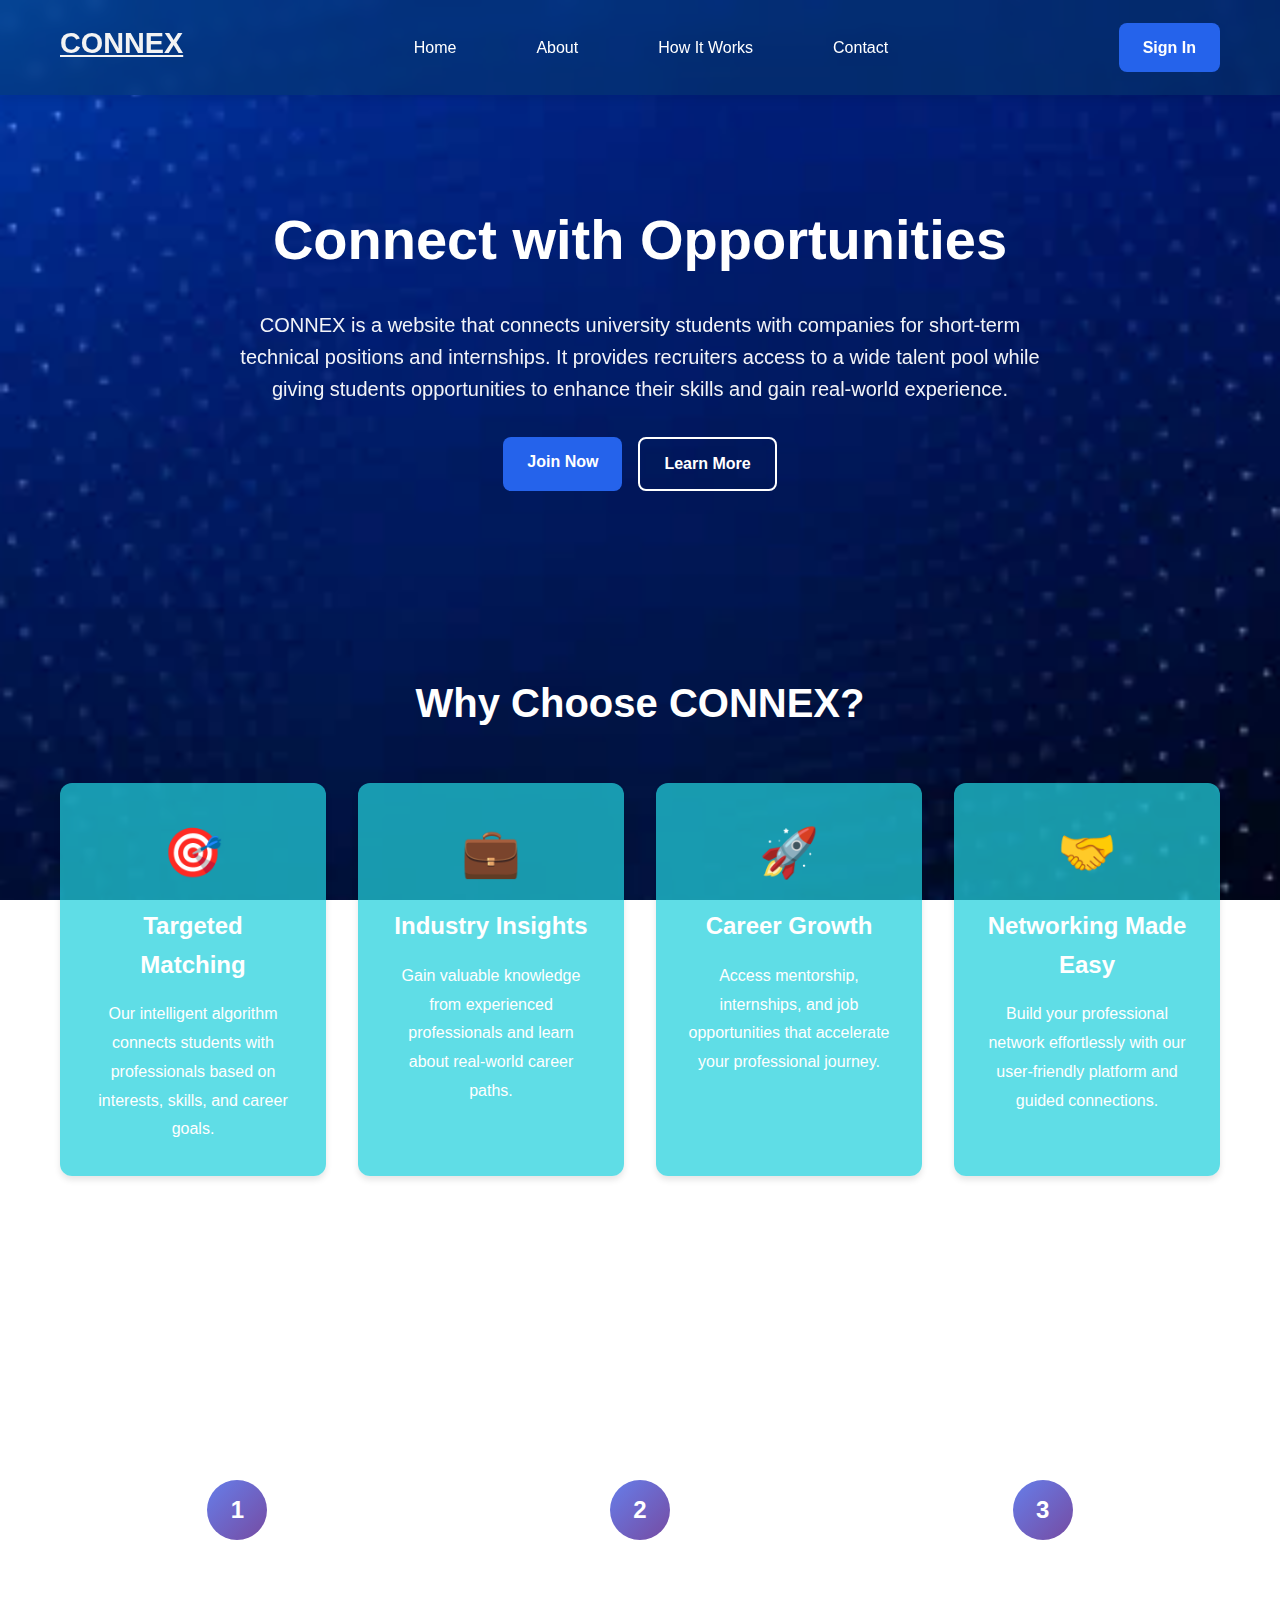
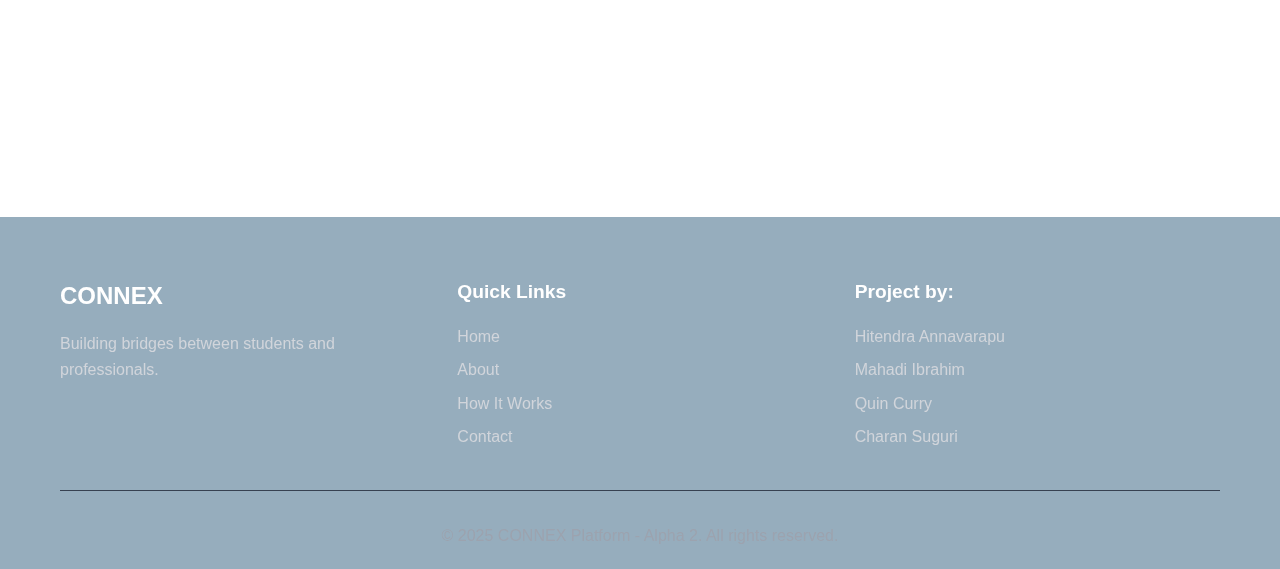
<file: Index.html>
<!DOCTYPE html>
<html lang="en">
<head>
    <meta charset="UTF-8">
    <meta name="viewport" content="width=device-width, initial-scale=1.0">
    <title>Connect Platform - Alpha 2</title>
    <link rel="stylesheet" href="Style1.css">
</head>
<body>
    <!-- Navigation Bar -->
    <nav class="navbar">
        <div class="container">
            <div class="logo">
                <h1><a href="Index.html" class="logo">CONNEX</a></h1>

            </div>
            <ul class="nav-links">
              <li><a href="Index.html" class="btnk-primary">Home</a></li>
              <li><a href="#about" class="btnk-primary">About</a></li>
              <li><a href="#how-it-works" class="btnk-primary">How It Works</a></li>
              <li><a href="#contact" class="btnk-primary">Contact</a></li>
            </ul>
            <div class="cta-button">
                <a href="sign-in.html" class="btn-primary">Sign In</a>
            </div>
        </div>
    </nav>
    

    <!-- Hero Section -->
    <section id="home" class="hero">
        <div class="container">
          <div class="hero-content"> 
                <h1 class="hero-title">Connect with Opportunities</h1>
                <p class="hero-subtitle">CONNEX is a website that connects university students with companies for short-term technical positions and internships. It provides recruiters access to a wide talent pool while giving students opportunities to enhance their skills and gain real-world experience.</p>
                <div class="hero-buttons">
                    <a href="IDK.html" class="btn-primary">Join Now</a>
                    <a href="#how-it-works" class="btn-secondary">Learn More</a>
                </div>
            </div>
        </div>
    </section>

    <!-- Value Propositions Section -->
    <section id="about" class="value-props">
        <div class="container">
            <h2 class="section-title">Why Choose CONNEX?</h2>
            <div class="props-grid">
                <div class="prop-card">
                    <div class="prop-icon">🎯</div>
                    <h3>Targeted Matching</h3>
                    <p>Our intelligent algorithm connects students with professionals based on interests, skills, and career goals.</p>
                </div>
                <div class="prop-card">
                    <div class="prop-icon">💼</div>
                    <h3>Industry Insights</h3>
                    <p>Gain valuable knowledge from experienced professionals and learn about real-world career paths.</p>
                </div>
                <div class="prop-card">
                    <div class="prop-icon">🚀</div>
                    <h3>Career Growth</h3>
                    <p>Access mentorship, internships, and job opportunities that accelerate your professional journey.</p>
                </div>
                <div class="prop-card">
                    <div class="prop-icon">🤝</div>
                    <h3>Networking Made Easy</h3>
                    <p>Build your professional network effortlessly with our user-friendly platform and guided connections.</p>
                </div>
            </div>
        </div>
    </section>

    <!-- How It Works Section -->
    <section id="how-it-works" class="how-it-works">
        <div class="container">
            <h2 class="section-title">How It Works</h2>
            <div class="steps">
                <div class="step">
                    <div class="step-number">1</div>
                    <h3>Create Your Profile</h3>
                    <p>Sign up and build your profile by adding your interests, skills, and career aspirations.</p>
                </div>
                <div class="step">
                    <div class="step-number">2</div>
                    <h3>Get Matched</h3>
                    <p>Our platform analyzes your profile and suggests relevant connections with industry professionals.</p>
                </div>
                <div class="step">
                    <div class="step-number">3</div>
                    <h3>Connect & Grow</h3>
                    <p>Start conversations, schedule meetings, and build relationships that advance your career.</p>
                </div>
            </div>
        </div>
    </section>

    <!-- Footer -->
    <footer class="footer">
        <div class="container">
            <div class="footer-content">
                <div class="footer-section">
                    <h3>CONNEX</h3>
                    <p>Building bridges between students and professionals.</p>
                </div>
                <div class="footer-section">
                    <h4>Quick Links</h4>
                    <ul>
                        <li><a href="#home">Home</a></li>
                        <li><a href="#about">About</a></li>
                        <li><a href="#how-it-works">How It Works</a></li>
                        <li><a href="#contact">Contact</a></li>
                    </ul>
                </div>
                <div class="footer-section">
                    <h4>Project by:</h4>
                    <ul>
                        <li>Hitendra Annavarapu</li>
                        <li>Mahadi Ibrahim</li>
                        <li>Quin Curry</li>
                        <li>Charan Suguri</li>
                    </ul>
                </div>
            </div>
            <div class="footer-bottom">
                <p>&copy; 2025 CONNEX Platform - Alpha 2. All rights reserved.</p>
            </div>
        </div>
    </footer>
</body>
</html>
</file>
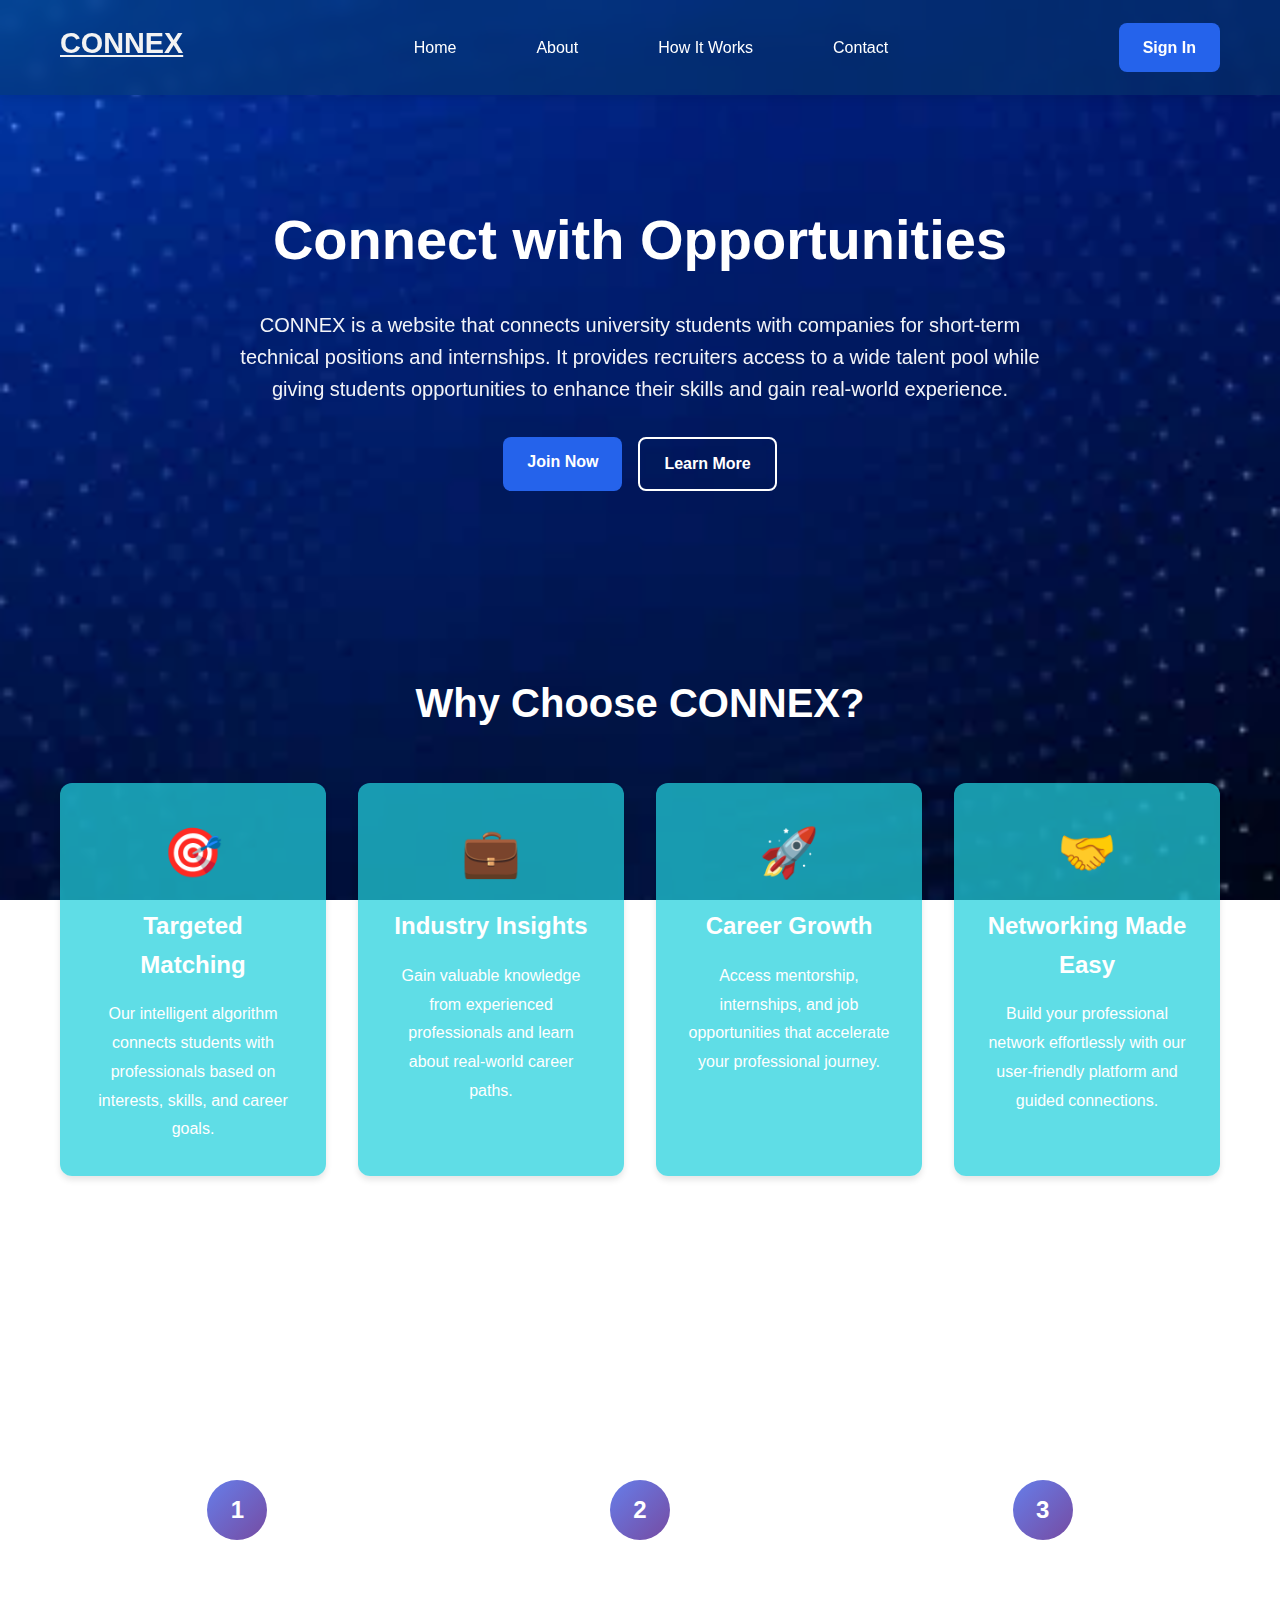
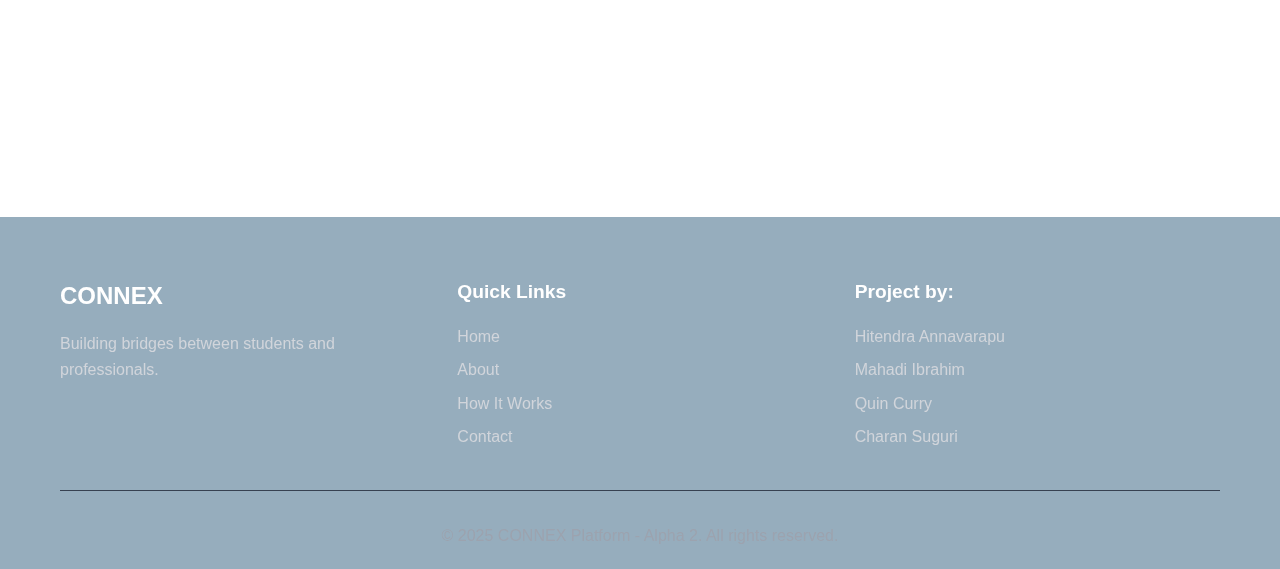
<file: index.html>
<!DOCTYPE html>
<html lang="en">
<head>
    <meta charset="UTF-8">
    <meta name="viewport" content="width=device-width, initial-scale=1.0">
    <title>Connect Platform - Alpha 2</title>
    <link rel="stylesheet" href="Style1.css">
</head>
<body>
    <!-- Navigation Bar -->
    <nav class="navbar">
        <div class="container">
            <div class="logo">
                <h1><a href="index.html" class="logo">CONNEX</a></h1>

            </div>
            <ul class="nav-links">
              <li><a href="index.html" class="btnk-primary">Home</a></li>
              <li><a href="#about" class="btnk-primary">About</a></li>
              <li><a href="#how-it-works" class="btnk-primary">How It Works</a></li>
              <li><a href="#contact" class="btnk-primary">Contact</a></li>
            </ul>
            <div class="cta-button">
                <a href="Sign-in.html" class="btn-primary">Sign In</a>
            </div>
        </div>
    </nav>
    

    <!-- Hero Section -->
    <section id="home" class="hero">
        <div class="container">
          <div class="hero-content"> 
                <h1 class="hero-title">Connect with Opportunities</h1>
                <p class="hero-subtitle">CONNEX is a website that connects university students with companies for short-term technical positions and internships. It provides recruiters access to a wide talent pool while giving students opportunities to enhance their skills and gain real-world experience.</p>
                <div class="hero-buttons">
                    <a href="IDK.html" class="btn-primary">Join Now</a>
                    <a href="#how-it-works" class="btn-secondary">Learn More</a>
                </div>
            </div>
        </div>
    </section>

    <!-- Value Propositions Section -->
    <section id="about" class="value-props">
        <div class="container">
            <h2 class="section-title">Why Choose CONNEX?</h2>
            <div class="props-grid">
                <div class="prop-card">
                    <div class="prop-icon">🎯</div>
                    <h3>Targeted Matching</h3>
                    <p>Our intelligent algorithm connects students with professionals based on interests, skills, and career goals.</p>
                </div>
                <div class="prop-card">
                    <div class="prop-icon">💼</div>
                    <h3>Industry Insights</h3>
                    <p>Gain valuable knowledge from experienced professionals and learn about real-world career paths.</p>
                </div>
                <div class="prop-card">
                    <div class="prop-icon">🚀</div>
                    <h3>Career Growth</h3>
                    <p>Access mentorship, internships, and job opportunities that accelerate your professional journey.</p>
                </div>
                <div class="prop-card">
                    <div class="prop-icon">🤝</div>
                    <h3>Networking Made Easy</h3>
                    <p>Build your professional network effortlessly with our user-friendly platform and guided connections.</p>
                </div>
            </div>
        </div>
    </section>

    <!-- How It Works Section -->
    <section id="how-it-works" class="how-it-works">
        <div class="container">
            <h2 class="section-title">How It Works</h2>
            <div class="steps">
                <div class="step">
                    <div class="step-number">1</div>
                    <h3>Create Your Profile</h3>
                    <p>Sign up and build your profile by adding your interests, skills, and career aspirations.</p>
                </div>
                <div class="step">
                    <div class="step-number">2</div>
                    <h3>Get Matched</h3>
                    <p>Our platform analyzes your profile and suggests relevant connections with industry professionals.</p>
                </div>
                <div class="step">
                    <div class="step-number">3</div>
                    <h3>Connect & Grow</h3>
                    <p>Start conversations, schedule meetings, and build relationships that advance your career.</p>
                </div>
            </div>
        </div>
    </section>

    <!-- Footer -->
    <footer class="footer">
        <div class="container">
            <div class="footer-content">
                <div class="footer-section">
                    <h3>CONNEX</h3>
                    <p>Building bridges between students and professionals.</p>
                </div>
                <div class="footer-section">
                    <h4>Quick Links</h4>
                    <ul>
                        <li><a href="#home">Home</a></li>
                        <li><a href="#about">About</a></li>
                        <li><a href="#how-it-works">How It Works</a></li>
                        <li><a href="#contact">Contact</a></li>
                    </ul>
                </div>
                <div class="footer-section">
                    <h4>Project by:</h4>
                    <ul>
                        <li>Hitendra Annavarapu</li>
                        <li>Mahadi Ibrahim</li>
                        <li>Quin Curry</li>
                        <li>Charan Suguri</li>
                    </ul>
                </div>
            </div>
            <div class="footer-bottom">
                <p>&copy; 2025 CONNEX Platform - Alpha 2. All rights reserved.</p>
            </div>
        </div>
    </footer>
</body>
</html>
</file>
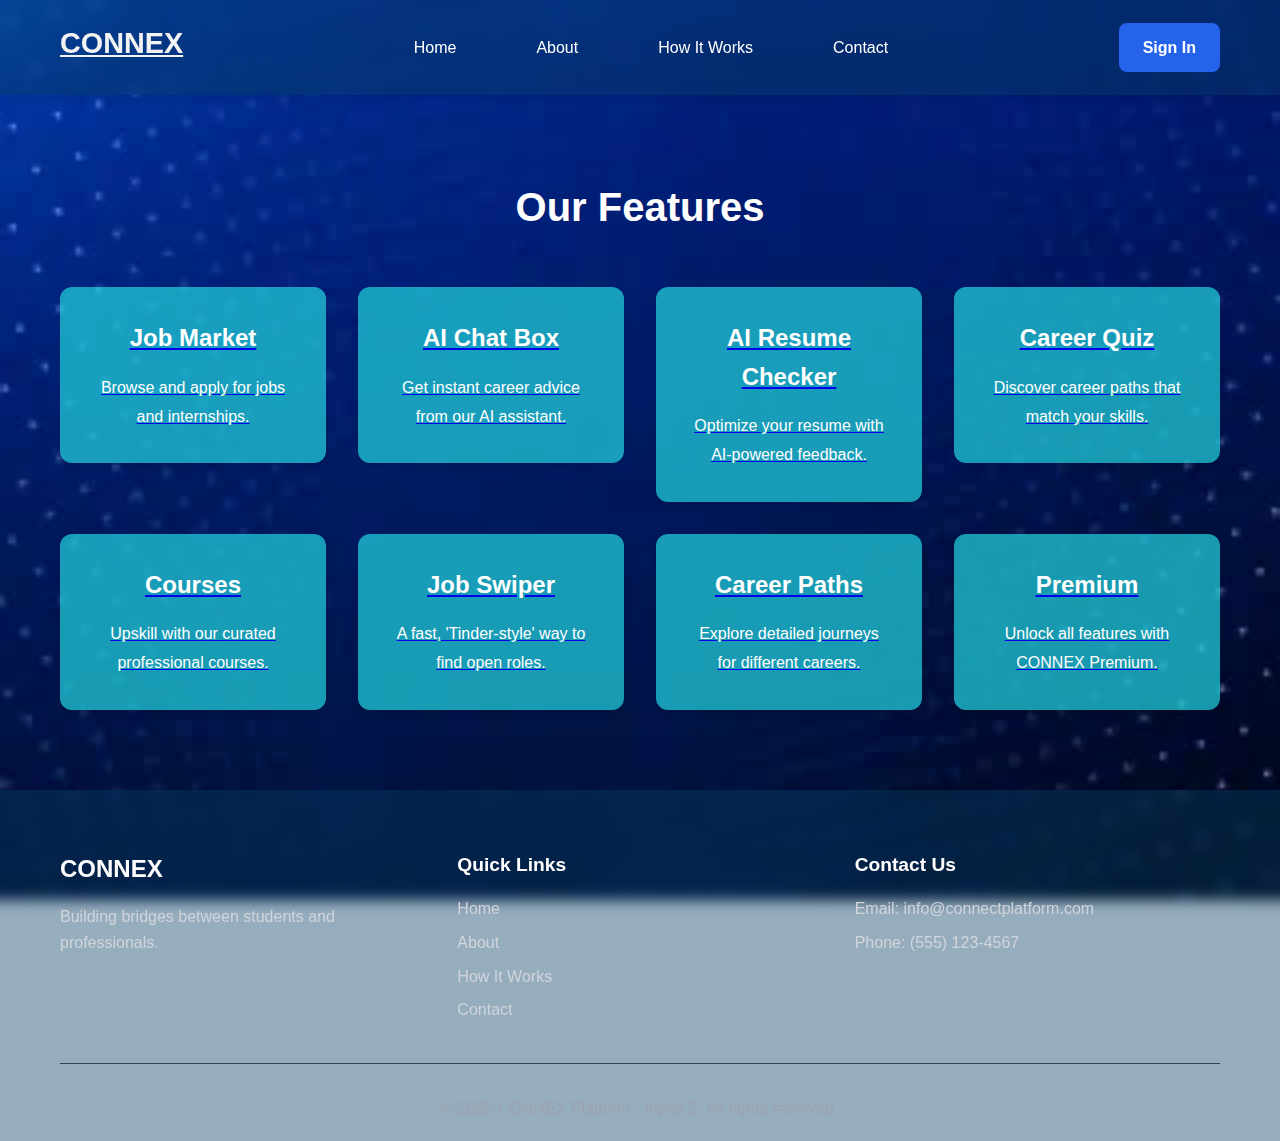
<file: features.html>
<!DOCTYPE html>
<html lang="en">
<head>
    <meta charset="UTF-8">
    <meta name="viewport" content="width=device-width, initial-scale=1.0">
    <title>Features | CONNEX</title> <link rel="stylesheet" href="Style1.css"> </head>
<body>
    <nav class="navbar">
        <div class="container">
            <div class="logo">
                <h1><a href="IED Project CONNEX.html" class="logo">CONNEX</a></h1>
            </div>
            <ul class="nav-links">
              <li><a href="IED Project CONNEX.html" class="btnk-primary">Home</a></li>
              <li><a href="IED Project CONNEX.html#about" class="btnk-primary">About</a></li>
              <li><a href="IED Project CONNEX.html#how-it-works" class="btnk-primary">How It Works</a></li>
              <li><a href="IED Project CONNEX.html#contact" class="btnk-primary">Contact</a></li>
            </ul>
            <div class="cta-button">
                <a href="sign-in.html" class="btn-primary">Sign In</a>
            </div>
        </div>
    </nav>

    <section id="features" class="value-props"> <div class="container">
            <h2 class="section-title">Our Features</h2> <div class="props-grid">

                <a href="job-market.html" class="prop-card-link">
                    <div class="prop-card">
                        <h3>Job Market</h3>
                        <p>Browse and apply for jobs and internships.</p>
                    </div>
                </a>

                <a href="ai-chat.html" class="prop-card-link">
                    <div class="prop-card">
                        <h3>AI Chat Box</h3>
                        <p>Get instant career advice from our AI assistant.</p>
                    </div>
                </a>

                <a href="resume-checker.html" class="prop-card-link">
                    <div class="prop-card">
                        <h3>AI Resume Checker</h3>
                        <p>Optimize your resume with AI-powered feedback.</p>
                    </div>
                </a>

                <a href="quiz.html" class="prop-card-link">
                    <div class="prop-card">
                        <h3>Career Quiz</h3>
                        <p>Discover career paths that match your skills.</p>
                    </div>
                </a>

                <a href="courses.html" class="prop-card-link">
                    <div class="prop-card">
                        <h3>Courses</h3>
                        <p>Upskill with our curated professional courses.</p>
                    </div>
                </a>

                <a href="job-swiper.html" class="prop-card-link">
                    <div class="prop-card">
                        <h3>Job Swiper</h3>
                        <p>A fast, 'Tinder-style' way to find open roles.</p>
                    </div>
                </a>

                <a href="career-paths.html" class="prop-card-link">
                    <div class="prop-card">
                        <h3>Career Paths</h3>
                        <p>Explore detailed journeys for different careers.</p>
                    </div>
                </a>

                <a href="premium.html" class="prop-card-link">
                    <div class="prop-card">
                        <h3>Premium</h3>
                        <p>Unlock all features with CONNEX Premium.</p>
                    </div>
                </a>

            </div>
        </div>
    </section>

    <footer class="footer">
        <div class="container">
            <div class="footer-content">
                <div class="footer-section">
                    <h3>CONNEX</h3>
                    <p>Building bridges between students and professionals.</p>
                </div>
                <div class="footer-section">
                    <h4>Quick Links</h4>
                    <ul>
                        <li><a href="IED Project CONNEX.html#home">Home</a></li>
                        <li><a href="IED Project CONNEX.html#about">About</a></li>
                        <li><a href="IED Project CONNEX.html#how-it-works">How It Works</a></li>
                        <li><a href="IED Project CONNEX.html#contact">Contact</a></li>
                    </ul>
                </div>
                <div class="footer-section">
                    <h4>Contact Us</h4>
                    <ul>
                        <li>Email: info@connectplatform.com</li>
                        <li>Phone: (555) 123-4567</li>
                    </ul>
                </div>
            </div>
            <div class="footer-bottom">
                <p>&copy; 2025 CONNEX Platform - Alpha 2. All rights reserved.</p>
            </div>
        </div>
    </footer>
</body>
</html>
</file>
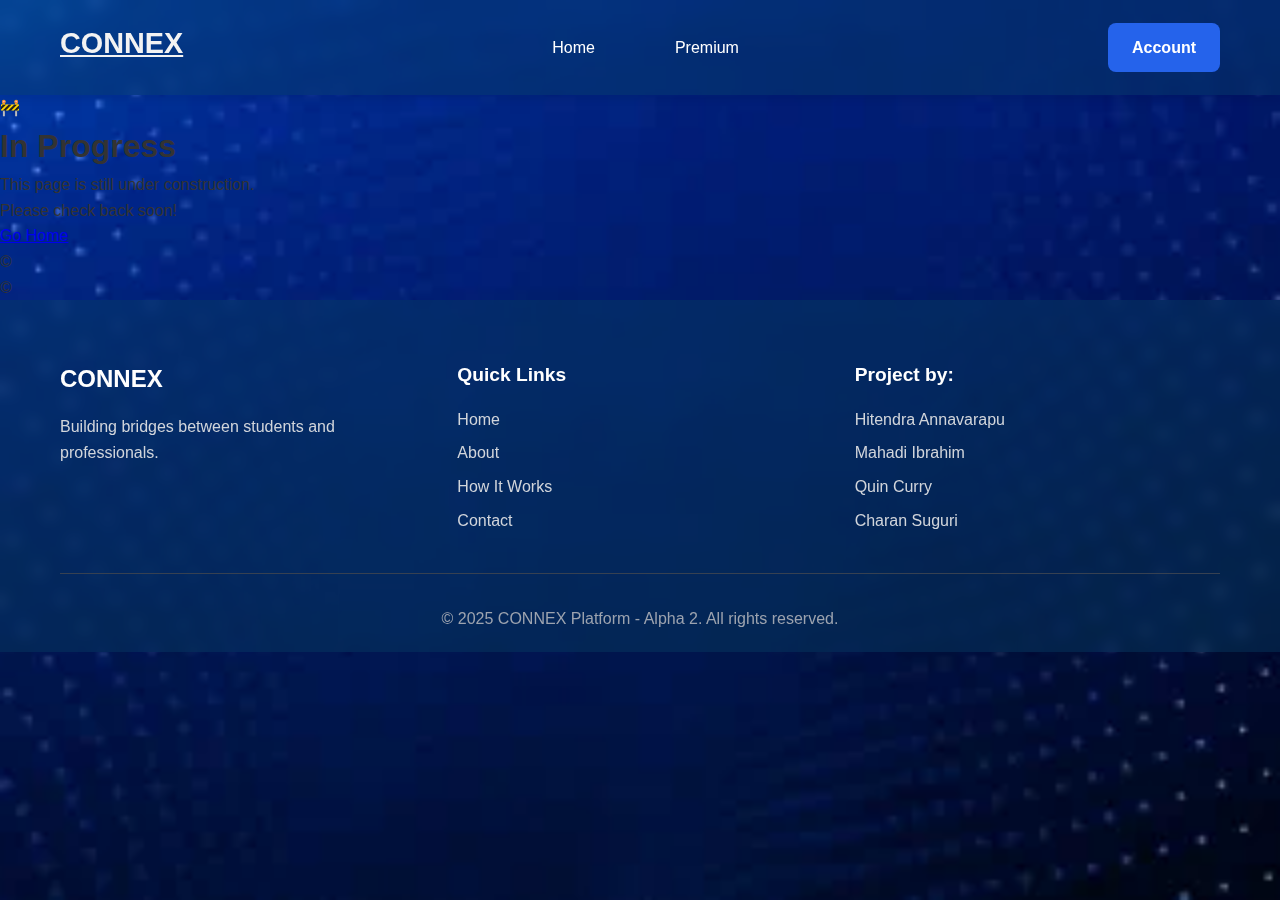
<file: In progress.html>
<!DOCTYPE html>
<html lang="en">

   <!-- Navigation Bar -->
    <nav class="navbar">
        <div class="container">
            <div class="logo">
                <h1><a href="index.html" class="logo">CONNEX</a></h1>
            </div>
            <ul class="nav-links">
              <li><a href="index.html" class="btnk-primary">Home</a></li>
              <li><a href="#about" class="btnk-primary">Premium</a></li>
            </ul>
            <div class="cta-button">
                <a href="account.html" class="btn-primary">Account</a>
            </div>
        </div>
    </nav>
<head>
  <meta charset="UTF-8">
  <title>In Progress | CONNEX</title>
  <link rel="stylesheet" href="Style1.css">
  <link href="https://fonts.googleapis.com/css2?family=Montserrat:wght@700&display=swap" rel="stylesheet">
</head>
<body class="body">
  <div class="progress-container">
    <div class="progress-icon">🚧</div>
    <h1 class="progress-title">In Progress</h1>
    <p class="progress-message">This page is still under construction.<br>
    Please check back soon!</p>
    <a href="Student-dashboard.html" class="progress-btn">Go Home</a>

  </div>
</body>
<p>&copy;  </p>
<p>&copy;  </p>
</html>

 <!-- Footer -->
    <footer class="footer">
        <div class="container">
            <div class="footer-content">
                <div class="footer-section">
                    <h3>CONNEX</h3>
                    <p>Building bridges between students and professionals.</p>
                </div>
                <div class="footer-section">
                    <h4>Quick Links</h4>
                    <ul>
                        <li><a href="#home">Home</a></li>
                        <li><a href="#about">About</a></li>
                        <li><a href="#how-it-works">How It Works</a></li>
                        <li><a href="#contact">Contact</a></li>
                    </ul>
                </div>
                <div class="footer-section">
                    <h4>Project by:</h4>
                    <ul>
                        <li>Hitendra Annavarapu</li>
                        <li>Mahadi Ibrahim</li>
                        <li>Quin Curry</li>
                        <li>Charan Suguri</li>
                    </ul>
                </div>
            </div>
            <div class="footer-bottom">
                <p>&copy; 2025 CONNEX Platform - Alpha 2. All rights reserved.</p>
            </div>
        </div>
    </footer>
</file>
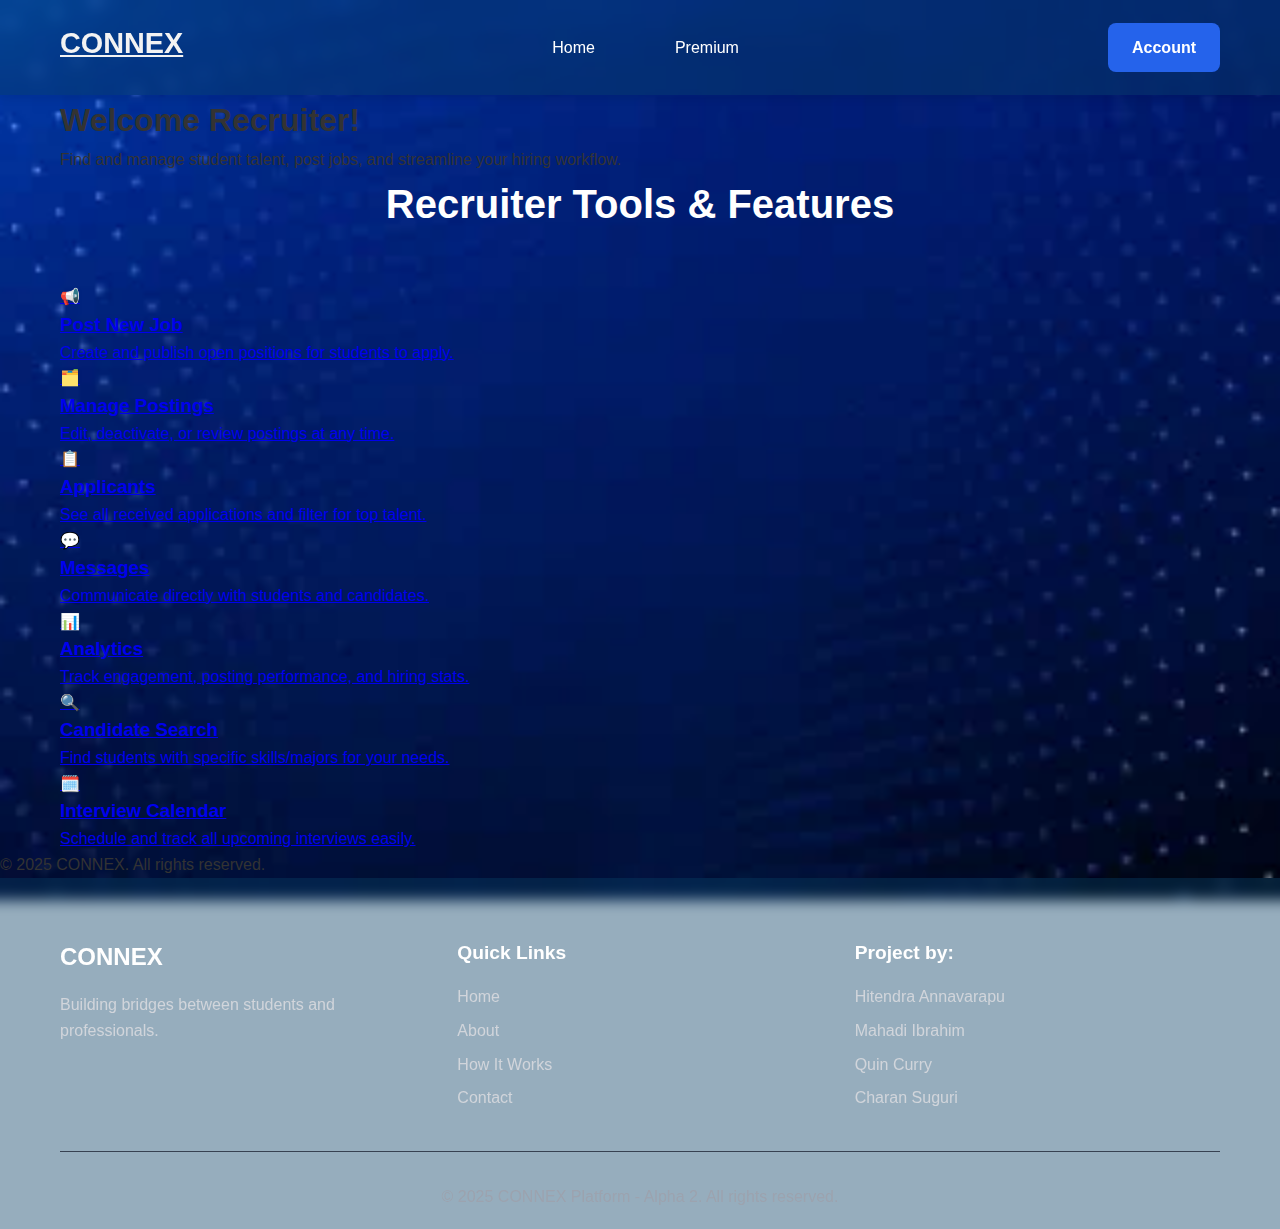
<file: Recruiter-dashboard.html>
<!DOCTYPE html>
<html lang="en">
<head>
  <meta charset="UTF-8">
  <title>Recruiter Dashboard | CONNEX</title>
  <link rel="stylesheet" href="Style1.css">
  <link href="https://fonts.googleapis.com/css2?family=Montserrat:wght@700&family=Inter:wght@400;600&display=swap" rel="stylesheet">
</head>
<body class="sign-bg">
  <!-- Navigation Bar -->
    <nav class="navbar">
        <div class="container">
            <div class="logo">
                <h1><a href="index.html" class="logo">CONNEX</a></h1>
            </div>
            <ul class="nav-links">
              <li><a href="Recruiter-dashboard.html" class="btnk-primary">Home</a></li>
              <li><a href="#about" class="btnk-primary">Premium</a></li>
            </ul>
            <div class="cta-button">
                <a href="recruiter-account.html" class="btn-primary">Account</a>
            </div>
        </div>
    </nav>
    </div>
  </header>
  <main>
    <section class="dashboard-hero">
      <div class="container">
        <h1 class="dashboard-title">Welcome Recruiter!</h1>
        <p class="dashboard-tagline">Find and manage student talent, post jobs, and streamline your hiring workflow.</p>
      </div>
    </section>
    
    <section class="dashboard-features container">
      <h2 class="section-title">Recruiter Tools & Features</h2>


      <!-- Top row: main recruiter features -->
      <div class="features-grid">
        <a href="recruiter-in-progress.html" class="feature-card">
          <span class="feature-icon">📢</span>
          <h3>Post New Job</h3>
          <p>Create and publish open positions for students to apply.</p>
        </a>
        <a href="recruiter-in-progress.html" class="feature-card">
          <span class="feature-icon">🗂️</span>
          <h3>Manage Postings</h3>
          <p>Edit, deactivate, or review postings at any time.</p>
        </a>
        <a href="recruiter-in-progress.html" class="feature-card">
          <span class="feature-icon">📋</span>
          <h3>Applicants</h3>
          <p>See all received applications and filter for top talent.</p>
        </a>
        <a href="recruiter-in-progress.html" class="feature-card">
          <span class="feature-icon">💬</span>
          <h3>Messages</h3>
          <p>Communicate directly with students and candidates.</p>
        </a>
      </div>

      <!-- Bottom row: extra features, centered -->
      <div class="features-grid features-grid-center">
        <a href="recruiter-in-progress.html" class="feature-card">
          <span class="feature-icon">📊</span>
          <h3>Analytics</h3>
          <p>Track engagement, posting performance, and hiring stats.</p>
        </a>
        <a href="recruiter-in-progress.html" class="feature-card">
          <span class="feature-icon">🔍</span>
          <h3>Candidate Search</h3>
          <p>Find students with specific skills/majors for your needs.</p>
        </a>
        <a href="recruiter-in-progress.html" class="feature-card">
          <span class="feature-icon">🗓️</span>
          <h3>Interview Calendar</h3>
          <p>Schedule and track all upcoming interviews easily.</p>
        </a>
      </div>
    </section>
  </main>
  <footer>
    &copy; 2025 CONNEX. All rights reserved.
  </footer>
   <!-- Footer -->
    <footer class="footer">
        <div class="container">
            <div class="footer-content">
                <div class="footer-section">
                    <h3>CONNEX</h3>
                    <p>Building bridges between students and professionals.</p>
                </div>
                <div class="footer-section">
                    <h4>Quick Links</h4>
                    <ul>
                        <li><a href="#home">Home</a></li>
                        <li><a href="#about">About</a></li>
                        <li><a href="#how-it-works">How It Works</a></li>
                        <li><a href="#contact">Contact</a></li>
                    </ul>
                </div>
                <div class="footer-section">
                    <h4>Project by:</h4>
                    <ul>
                        <li>Hitendra Annavarapu</li>
                        <li>Mahadi Ibrahim</li>
                        <li>Quin Curry</li>
                        <li>Charan Suguri</li>
                    </ul>
                </div>
            </div>
            <div class="footer-bottom">
                <p>&copy; 2025 CONNEX Platform - Alpha 2. All rights reserved.</p>
            </div>
        </div>
    </footer>
</body>
</html>

<script>
  document.addEventListener('DOMContentLoaded', function() {
    const signupForm = document.querySelector('.sign-in-form'); // update to real class if different
    signupForm.addEventListener('submit', function(e) {
      e.preventDefault();
      localStorage.setItem('recruiterName', document.getElementById('fullname').value);
      localStorage.setItem('recruiterEmail', document.getElementById('email').value);
      localStorage.setItem('companyName', document.getElementById('company').value);
      localStorage.setItem('recruiterPosition', document.getElementById('position').value);
      localStorage.setItem('industry', document.getElementById('industry').value);
      localStorage.setItem('companySize', document.getElementById('company-size').value);
      window.location.href = "recruiter-account.html"; // take them to account/profile page
    });
  });
</script>
</file>
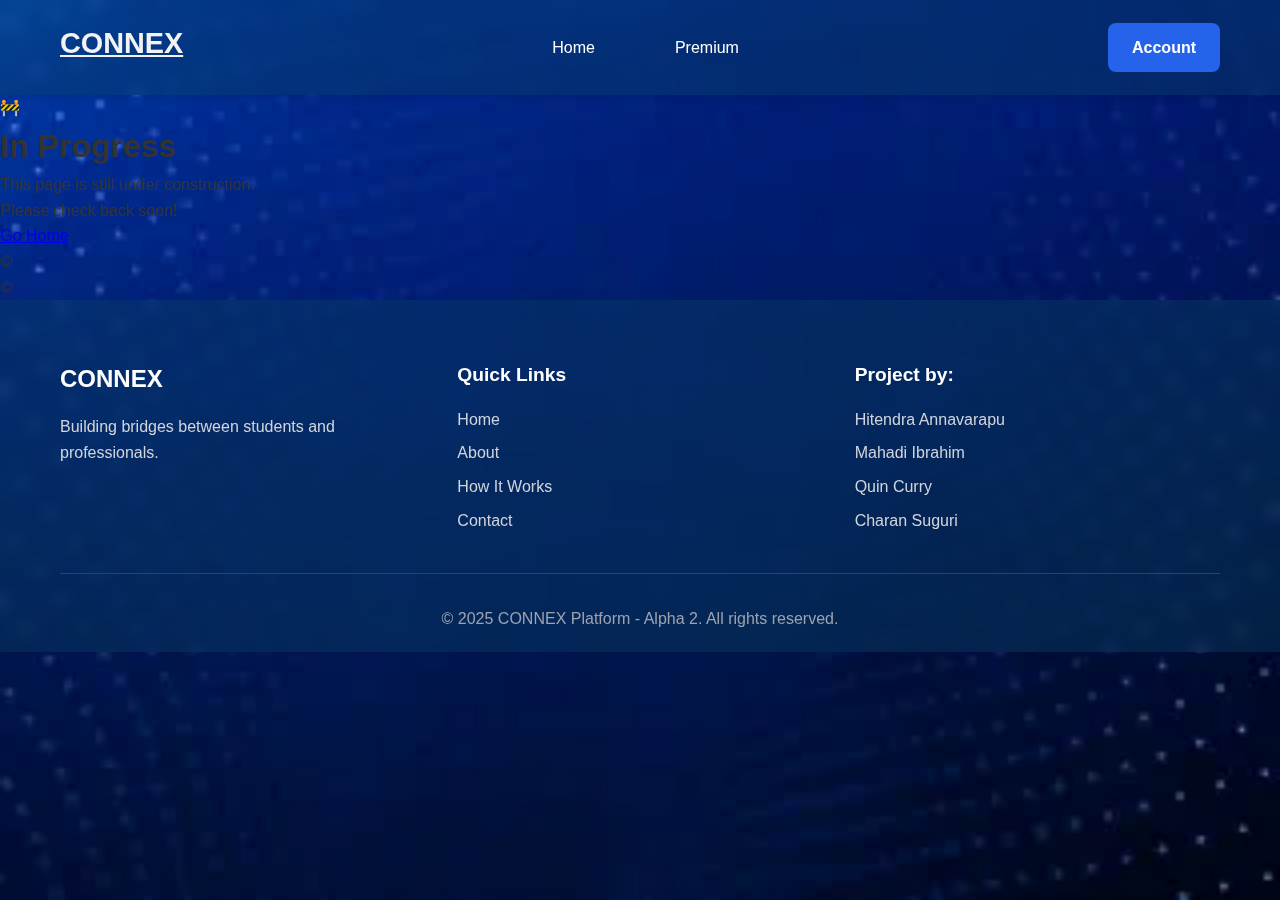
<file: recruiter-in-progress.html>
<!DOCTYPE html>
<html lang="en">

   <!-- Navigation Bar -->
    <nav class="navbar">
        <div class="container">
            <div class="logo">
                <h1><a href="index.html" class="logo">CONNEX</a></h1>

            </div>
            <ul class="nav-links">
              <li><a href="Recruiter-dashboard.html" class="btnk-primary">Home</a></li>
              <li><a href="#about" class="btnk-primary">Premium</a></li>
            </ul>
            <div class="cta-button">
                <a href="recruiter-account.html" class="btn-primary">Account</a>
            </div>
        </div>
    </nav>
<head>
  <meta charset="UTF-8">
  <title>In Progress | CONNEX</title>
  <link rel="stylesheet" href="Style1.css">
  <link href="https://fonts.googleapis.com/css2?family=Montserrat:wght@700&display=swap" rel="stylesheet">
</head>
<body class="body">
  <div class="progress-container">
    <div class="progress-icon">🚧</div>
    <h1 class="progress-title">In Progress</h1>
    <p class="progress-message">This page is still under construction.<br>
    Please check back soon!</p>
    <a href="Recruiter-dashboard.html" class="progress-btn">Go Home</a>

  </div>
</body>
<p>&copy;  </p>
<p>&copy;  </p>
</html>

 <!-- Footer -->
    <footer class="footer">
        <div class="container">
            <div class="footer-content">
                <div class="footer-section">
                    <h3>CONNEX</h3>
                    <p>Building bridges between students and professionals.</p>
                </div>
                <div class="footer-section">
                    <h4>Quick Links</h4>
                    <ul>
                        <li><a href="#home">Home</a></li>
                        <li><a href="#about">About</a></li>
                        <li><a href="#how-it-works">How It Works</a></li>
                        <li><a href="#contact">Contact</a></li>
                    </ul>
                </div>
                <div class="footer-section">
                    <h4>Project by:</h4>
                    <ul>
                        <li>Hitendra Annavarapu</li>
                        <li>Mahadi Ibrahim</li>
                        <li>Quin Curry</li>
                        <li>Charan Suguri</li>
                    </ul>
                </div>
            </div>
            <div class="footer-bottom">
                <p>&copy; 2025 CONNEX Platform - Alpha 2. All rights reserved.</p>
            </div>
        </div>
    </footer>
</file>
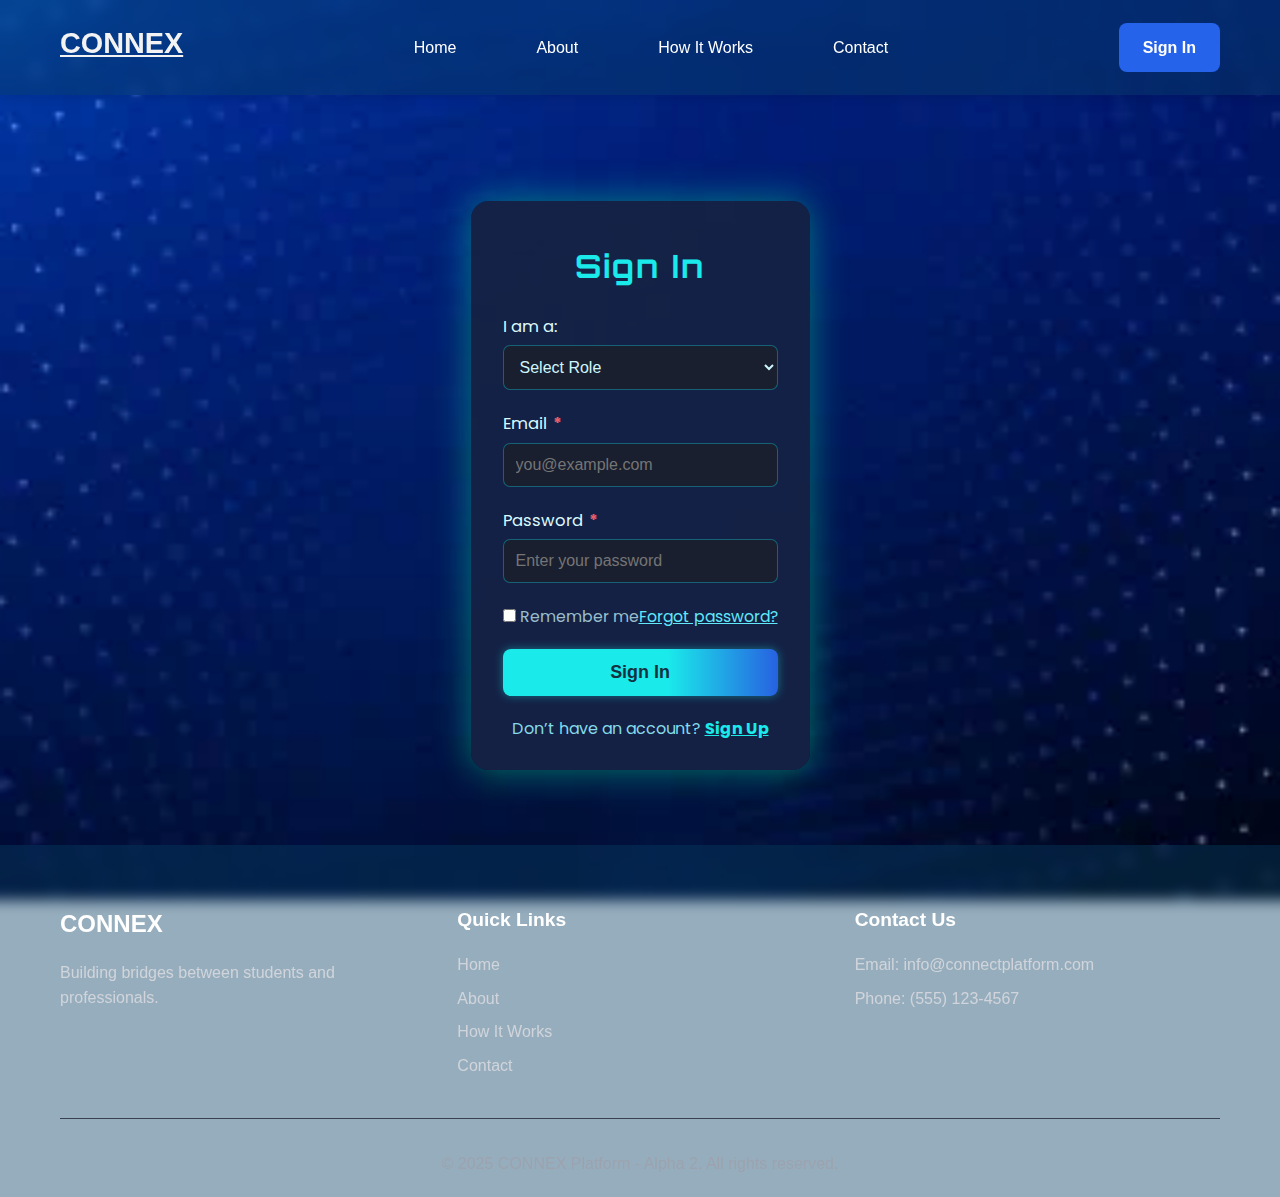
<file: Sign-in.html>
<!DOCTYPE html>
<html lang="en">
<head>
  <meta charset="UTF-8">
  <title>Sign In | CONNEX</title>
  <link rel="stylesheet" href="Style1.css">
  <link href="https://fonts.googleapis.com/css2?family=Orbitron:wght@700&family=Poppins:wght@400;600&display=swap" rel="stylesheet">
</head>
<body>
  <!-- Navigation Bar -->
    <nav class="navbar">
        <div class="container">
            <div class="logo">
                <h1><a href="index.html" class="logo">CONNEX</a></h1>

            </div>
            <ul class="nav-links">
              <li><a href="index.html" class="btnk-primary">Home</a></li>
              <li><a href="#about" class="btnk-primary">About</a></li>
              <li><a href="#how-it-works" class="btnk-primary">How It Works</a></li>
              <li><a href="#contact" class="btnk-primary">Contact</a></li>
            </ul>
            <div class="cta-button">
                <a href="sign-in.html" class="btn-primary">Sign In</a>
            </div>
        </div>
    </nav>

  <main class="sign-in-main">
    <form class="sign-in-form" autocomplete="off">
      <h1>Sign In</h1>
      <div class="form-group">
        <label for="role">I am a:</label>
        <select id="role" name="role" required>
          <option value="">Select Role</option>
          <option value="student">Student</option>
          <option value="company">Company/Recruiter</option>
        </select>
      </div>
      <div class="form-group">
        <label for="email">Email <span class="required">*</span></label>
        <input type="email" id="email" name="email" required placeholder="you@example.com" autocomplete="username">
      </div>
      <div class="form-group">
        <label for="password">Password <span class="required">*</span></label>
        <input type="password" id="password" name="password" required minlength="6" placeholder="Enter your password" autocomplete="current-password">
      </div>
      <div class="form-options">
        <label><input type="checkbox" name="remember"> Remember me </label>

        <a href="#"> Forgot password?</a>
      </div>
      <button type="submit" class="sign-btn">Sign In</button>
      <div class="alt-link">
        Don’t have an account? <a href="IDK.html">Sign Up</a>
      </div>
    </form>
  </main>

 <!-- Footer -->
    <footer class="footer">
        <div class="container">
            <div class="footer-content">
                <div class="footer-section">
                    <h3>CONNEX</h3>
                    <p>Building bridges between students and professionals.</p>
                </div>
                <div class="footer-section">
                    <h4>Quick Links</h4>
                    <ul>
                        <li><a href="#home">Home</a></li>
                        <li><a href="#about">About</a></li>
                        <li><a href="#how-it-works">How It Works</a></li>
                        <li><a href="#contact">Contact</a></li>
                    </ul>
                </div>
                <div class="footer-section">
                    <h4>Contact Us</h4>
                    <ul>
                        <li>Email: info@connectplatform.com</li>
                        <li>Phone: (555) 123-4567</li>
                    </ul>
                </div>
            </div>
            <div class="footer-bottom">
                <p>&copy; 2025 CONNEX Platform - Alpha 2. All rights reserved.</p>
            </div>
        </div>
    </footer>
</html>
</file>
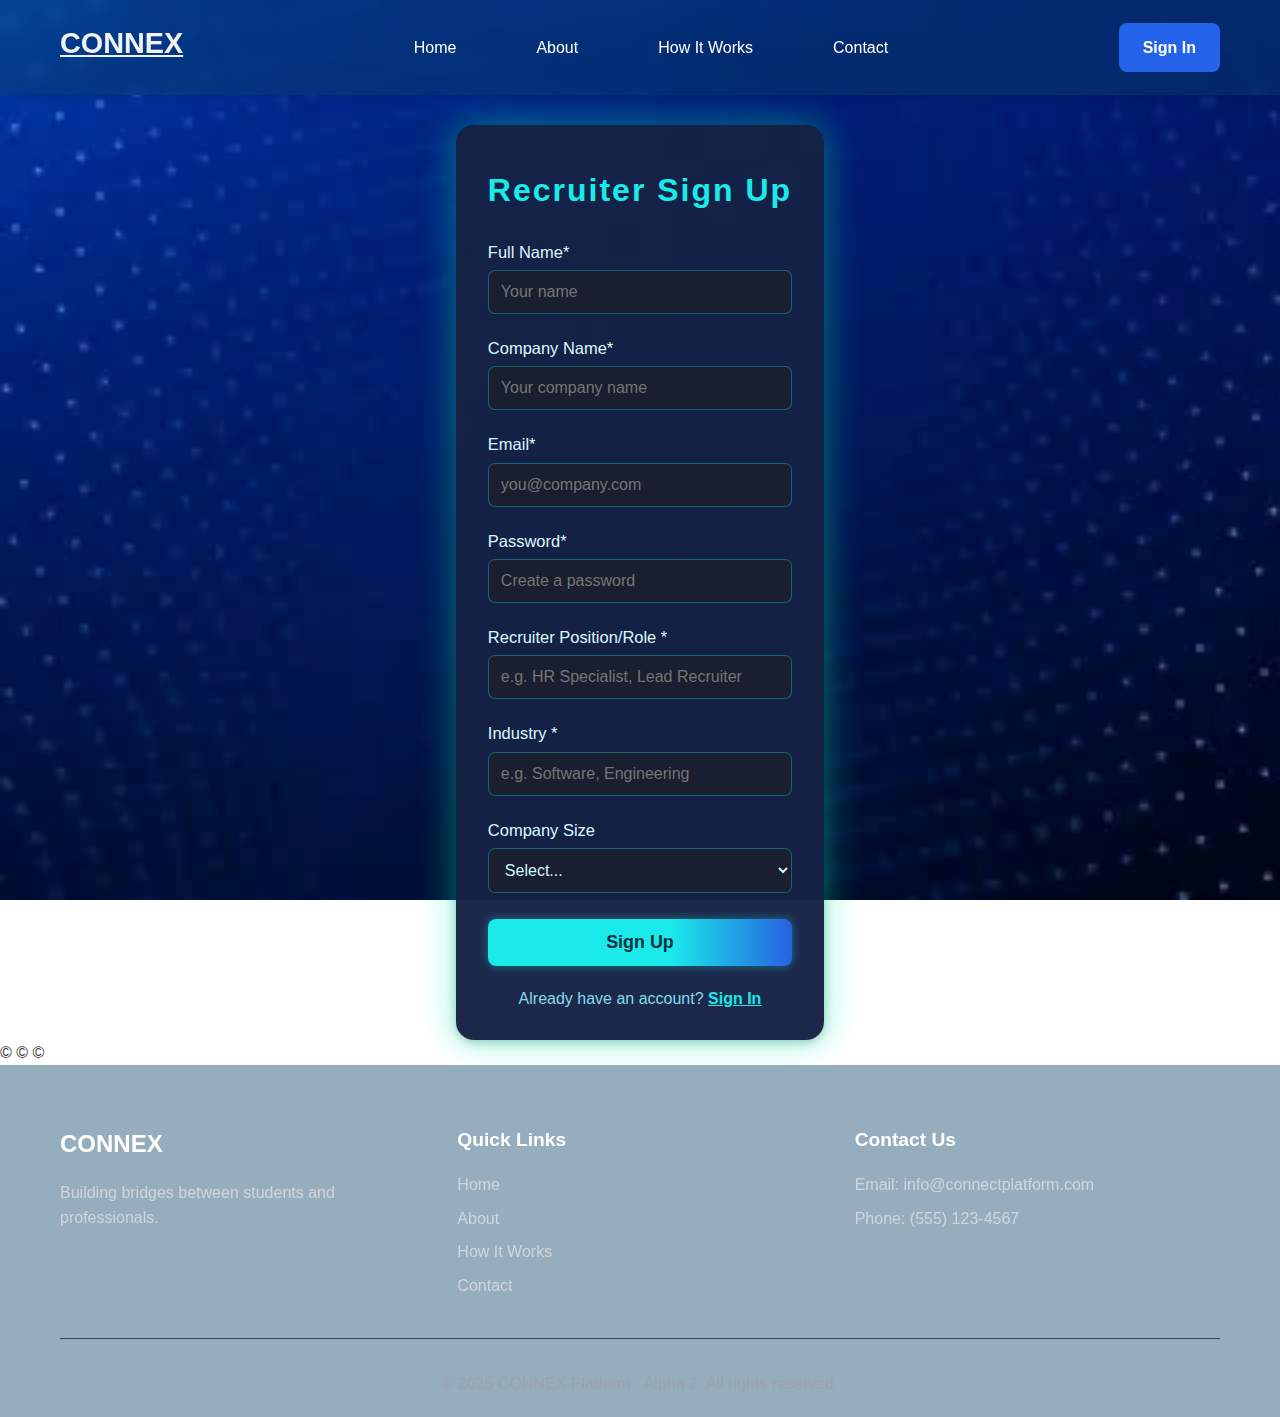
<file: Sign-up-recruiters.html>
<!DOCTYPE html>
<html lang="en">
<head>
  <meta charset="UTF-8">
  <title>Sign Up | CONNEX</title>
  <link rel="stylesheet" href="Style1.css">
  <link href="https://fonts.googleapis.com/css2?family=Montserrat:wght@700&family=Inter:wght@400;600&display=swap" rel="stylesheet">
</head>
<body class="sign-bg">
 <!-- Navigation Bar -->
    <nav class="navbar">
        <div class="container">
            <div class="logo">
                <h1><a href="index.html" class="logo">CONNEX</a></h1>

            </div>
            <ul class="nav-links">
              <li><a href="index.html" class="btnk-primary">Home</a></li>
              <li><a href="#about" class="btnk-primary">About</a></li>
              <li><a href="#how-it-works" class="btnk-primary">How It Works</a></li>
              <li><a href="#contact" class="btnk-primary">Contact</a></li>
            </ul>
            <div class="cta-button">
                <a href="sign-in.html" class="btn-primary">Sign In</a>
            </div>
        </div>
    </nav>
 <main>
    <div class="sign-in-main">
      <form class="sign-in-form" action="recruiter-dashboard.html" method="get" autocomplete="off">
        <h1>Recruiter Sign Up</h1>
        <div class="form-group">
          <label for="fullname">Full Name<span>*</span></label>
          <input type="text" id="fullname" name="fullname" required placeholder="Your name">
        </div>
        <div class="form-group">
          <label for="company">Company Name<span>*</span></label>
          <input type="text" id="company" name="company" required placeholder="Your company name">
        </div>
        <div class="form-group">
          <label for="email">Email<span>*</span></label>
          <input type="email" id="email" name="email" required placeholder="you@company.com" autocomplete="username">
        </div>
        <div class="form-group">
          <label for="password">Password<span>*</span></label>
          <input type="password" id="password" name="password" required minlength="6" placeholder="Create a password">
        </div>
        <div class="form-group">
          <label for="position">Recruiter Position/Role <span>*</span></label>
          <input type="text" id="position" name="position" required placeholder="e.g. HR Specialist, Lead Recruiter">
        </div>
        <div class="form-group">
          <label for="industry">Industry <span>*</span></label>
          <input type="text" id="industry" name="industry" required placeholder="e.g. Software, Engineering">
        </div>
        <div class="form-group">
          <label for="company-size">Company Size</label>
          <select id="company-size" name="company-size">
            <option value="">Select...</option>
            <option value="startup">Startup &lt; 50</option>
            <option value="mid">51 - 500</option>
            <option value="large">500+</option>
          </select>
        </div>
        <button type="submit" class="sign-btn" href="Recruiter-dashboard.html">Sign Up</button>
        <div class="alt-link">
          Already have an account? <a href="sign-in.html">Sign In</a>
        </div>
      </form>
    </div>
  </main>
  <footer>
    &copy;                                                 
    &copy;              
    &copy;
  </footer>

</body>
 <!-- Footer -->
    <footer class="footer">
        <div class="container">
            <div class="footer-content">
                <div class="footer-section">
                    <h3>CONNEX</h3>
                    <p>Building bridges between students and professionals.</p>
                </div>
                <div class="footer-section">
                    <h4>Quick Links</h4>
                    <ul>
                        <li><a href="#home">Home</a></li>
                        <li><a href="#about">About</a></li>
                        <li><a href="#how-it-works">How It Works</a></li>
                        <li><a href="#contact">Contact</a></li>
                    </ul>
                </div>
                <div class="footer-section">
                    <h4>Contact Us</h4>
                    <ul>
                        <li>Email: info@connectplatform.com</li>
                        <li>Phone: (555) 123-4567</li>
                    </ul>
                </div>
            </div>
            <div class="footer-bottom">
                <p>&copy; 2025 CONNEX Platform - Alpha 2. All rights reserved.</p>
            </div>
        </div>
    </footer>
</html>
<script>
  document.addEventListener('DOMContentLoaded', function() {
    const signupForm = document.querySelector('.sign-in-form'); // update to real class if different
    signupForm.addEventListener('submit', function(e) {
      e.preventDefault();
      localStorage.setItem('recruiterName', document.getElementById('fullname').value);
      localStorage.setItem('recruiterEmail', document.getElementById('email').value);
      localStorage.setItem('companyName', document.getElementById('company').value);
      localStorage.setItem('recruiterPosition', document.getElementById('position').value);
      localStorage.setItem('industry', document.getElementById('industry').value);
      localStorage.setItem('companySize', document.getElementById('company-size').value);
      window.location.href = "Recruiter-dashboard.html";
    });
  });
</script>
</file>
<file: Style1.css>
/* Reset and Base Styles */
* {
    margin: 0;
    padding: 0;
    box-sizing: border-box;
}

body {
    font-family: -apple-system, BlinkMacSystemFont, 'Segoe UI', Roboto, 'Helvetica Neue', Arial, sans-serif;
    line-height: 1.6;
    color: #333;
    background: url('image/Background.webp') no-repeat center center fixed;
    background-size: cover;
}

.container {
    max-width: 1200px;
    margin: 0 auto;
    padding: 0 20px;
}

/* Navigation Bar */
.navbar {
    backdrop-filter: blur(7px);       
    background-color: #073d646c;
    box-shadow: 0 2px 10px rgba(0, 0, 0, 0.1);
    border-bottom: 1px;
    position: sticky;
    top: 0;
    z-index: 1000px;
    padding: 1rem 0;
}

.navbar .container {
    display: flex;
    justify-content: space-between;
    align-items: center;
}

.navbar .logo {
    color: #f3f3f3;
    margin-top: -1.8rem;
    font-size: 1.8rem;
}

.nav-links {
    display: flex;
    list-style: none;
    gap: 2rem;
}

.nav-links a {
    color: #ffffff;
    text-decoration: none;
    font-weight: 500;
    transition: color 0.3s ease;
}

.nav-links a:hover {
    color: #ffffff;
}

/* Buttons */
.btnk-primary {
    background-color: transparent;
    color: white;
    padding: 0.75rem 1.5rem;
    border-radius: 8px;
    border-style: solid;
    border: #000000;
    text-decoration: none;
    font-weight: 600;
    display: inline-block;}

.btnk-primary:hover {
    background-color: #1aa6d1;
    transition: background 0.6s ease;
}

.btn-secondary:hover {
    background: #2563eb;
    color: white;
}

.btn-secondary:hover {
    background: #2563eb;
    color: white;
}
.btn-primary {
    background: #2563eb;
    color: white;
    padding: 0.75rem 1.5rem;
    border-radius: 8px;
    text-decoration: none;
    font-weight: 600;
    transition: background 0.3s ease;
    display: inline-block;
}
.btn-primary:hover {
    background: #1d4ed8;
}

.btn-secondary {
    background: transparent;
    color: #2563eb;
    padding: 0.75rem 1.5rem;
    border: 2px solid #2563eb;
    border-radius: 8px;
    text-decoration: none;
    font-weight: 600;
    transition: all 0.3s ease;
    display: inline-block;
}

.btn-secondary:hover {
    background: #2563eb;
    color: white;
}

/* Hero Section */

.hero {
    background: url('image/Background.webp') none;
    color: white;
    padding: 100px 0;
    text-align: center;
}

.hero-content {
    display: grid;
    max-width: 800px;
    margin: 0 auto;
}

.hero-title {
    font-size: 3.5rem;
    margin-bottom: 1.5rem;
    font-weight: 700;
}

.hero-subtitle {
    font-size: 1.25rem;
    margin-bottom: 2rem;
    opacity: 0.95;
}

.hero-buttons {
    display: flex;
    gap: 1rem;
    justify-content: center;
    flex-wrap: wrap;
}

.hero .btn-secondary {
    border-color: white;
    color: white;
}

.hero .btn-secondary:hover {
    background: white;
    color: #667eea;
}

/* Value Propositions Section */
.value-props {
    padding: 80px 0;
    background: transparent;
}

.section-title {
    text-align: center;
    font-size: 2.5rem;
    margin-bottom: 3rem;
    color: #ffffff;
}

.props-grid {
    display: grid;
    grid-template-columns: repeat(auto-fit, minmax(250px, 1fr));
    gap: 2rem;
}

.prop-card {
    background: rgba(33, 208, 220, 0.723);
    padding: 2rem;
    border-radius: 12px;
    box-shadow: 0 4px 6px rgba(0, 0, 0, 0.1);
    text-align: center;
    transition: transform 0.3s ease, box-shadow 0.3s ease;
}

.prop-card:hover {
    transform: translateY(-5px);
    box-shadow: 0 10px 20px rgba(0, 0, 0, 0.15);
}

.prop-icon {
    font-size: 3rem;
    margin-bottom: 1rem;
}

.prop-card h3 {
    font-size: 1.5rem;
    margin-bottom: 1rem;
    color: #ffffff;
}

.prop-card p {
    color: #ffffff;
    line-height: 1.8;
}

/* How It Works Section */
.how-it-works {
    padding: 80px 0;
    background: transparent;
}

.steps {
    display: grid;
    grid-template-columns: repeat(auto-fit, minmax(300px, 1fr));
    gap: 3rem;
    margin-top: 3rem;
}

.step {
    text-align: center;
    padding: 2rem;
}

.step-number {
    width: 60px;
    height: 60px;
    background: linear-gradient(135deg, #667eea 0%, #764ba2 100%);
    color: white;
    border-radius: 50%;
    display: flex;
    align-items: center;
    justify-content: center;
    font-size: 1.5rem;
    font-weight: 700;
    margin: 0 auto 1.5rem;
}

.step h3 {
    font-size: 1.5rem;
    margin-bottom: 1rem;
    color: #ffffff;
}

.step p {
    color: #ffffff;
    line-height: 1.8;
}

/* Footer */
.footer {
    background-color: #073d646c;
    backdrop-filter: blur(7px);       /* blur level, tweak for strength */
    color: #d1d5db;
    padding: 60px 0 20px;
}

.footer-content {
    display: grid;
    grid-template-columns: repeat(auto-fit, minmax(250px, 1fr));
    gap: 2rem;
    margin-bottom: 2rem;
}

.footer-section h3 {
    color: white;
    font-size: 1.5rem;
    margin-bottom: 1rem;
}

.footer-section h4 {
    color: white;
    font-size: 1.2rem;
    margin-bottom: 1rem;
}

.footer-section ul {
    list-style: none;
}

.footer-section ul li {
    margin-bottom: 0.5rem;
}

.footer-section a {
    color: #d1d5db;
    text-decoration: none;
    transition: color 0.3s ease;
}

.footer-section a:hover {
    color: #2563eb;
}

.footer-bottom {
    text-align: center;
    padding-top: 2rem;
    border-top: 1px solid #374151;
    color: #9ca3af;
}

/* Responsive Design */
@media (max-width: 768px) {
    .navbar .container {
        flex-direction: column;
        gap: 1rem;
    }

    .hero-title {
        font-size: 2.5rem;
    }

    .section-title {
        font-size: 2rem;
    }

    .nav-links {
        flex-wrap: wrap;
        justify-content: center;
    }
}


.sign-in-main { /* Changed to lowercase 's' to match your HTML */
  display: flex; /* Added this line to activate centering */
  align-items: center; /* This will vertically center the form */
  justify-content: center; /* This will horizontally center the form */
  min-height: 80vh;
  background: transparent;
  margin-top: 30px;
}

.sign-in-form {
  background: rgba(21, 34, 69, 0.97);
  max-width: 380px;
  border-radius: 18px;
  padding: 40px 32px 28px 32px;
  box-shadow: 0 0 36px #00eeb577, 0 2px 10px #021c2544;
  font-family: 'Poppins', Arial, sans-serif;
}

.sign-in-form h1 {
  color: #1aeaea;
  font-family: 'Orbitron', Arial, sans-serif;
  font-size: 2rem;
  margin-bottom: 22px;
  text-align: center;
  letter-spacing: 2px;
}

.form-group {
  margin-bottom: 18px;
  display: flex;
  flex-direction: column;
  align-items: stretch;
}
.form-group label {
  font-size: 1.03rem;
  margin-bottom: 5px;
  color: #dbfafd;
}
.form-group input,
.form-group select {
  border-radius: 7px;
  border: 1.3px solid #12eaff55;
  padding: 12px;
  font-size: 1rem;
  background: #191f2f;
  color: #cef6ff;
  outline: none;
  margin-bottom: 3px;
  transition: border-color 0.15s;
}
.form-group input:focus,
.form-group select:focus {
  border-color: #1aeaea;
}

.required {
  color: #e85e69;
  font-weight: bold;
  margin-left: 2px;
}

.form-options {
  display: flex;
  align-items: center;
  justify-content: space-between;
  font-size: 0.98rem;
  margin-bottom: 15px;
  color: #9abfcb;
}
.form-options a {
  color: #60e8fa;
  text-decoration: underline;
}
.form-options a:hover {
  color: #fff;
}

.sign-btn {
  width: 100%;
  background: linear-gradient(90deg, #1aeaea 60%, #2761e1 100%);
  color: #133242;
  font-size: 1.12rem;
  font-weight: 700;
  border: none;
  border-radius: 8px;
  padding: 13px 0;
  margin-top: 5px;
  cursor: pointer;
  box-shadow: 0 0 10px #1aeaea66;
  transition: background 0.2s, color 0.2s;
}
.sign-btn:hover {
  background: #fff;
  color: #1aeaea;
}

.alt-link {
  text-align: center;
  margin-top: 20px;
  font-size: 1rem;
  color: #84dae9;
}
.alt-link a {
  color: #1aeaea;
  font-weight: bold;
}
.alt-link a:hover {
  color: #fff;
}

@media (max-width: 550px) {
  .sign-in-form {
    max-width: 98vw;
    padding: 26px 4vw 18px 4vw;
  }
}
</file>
